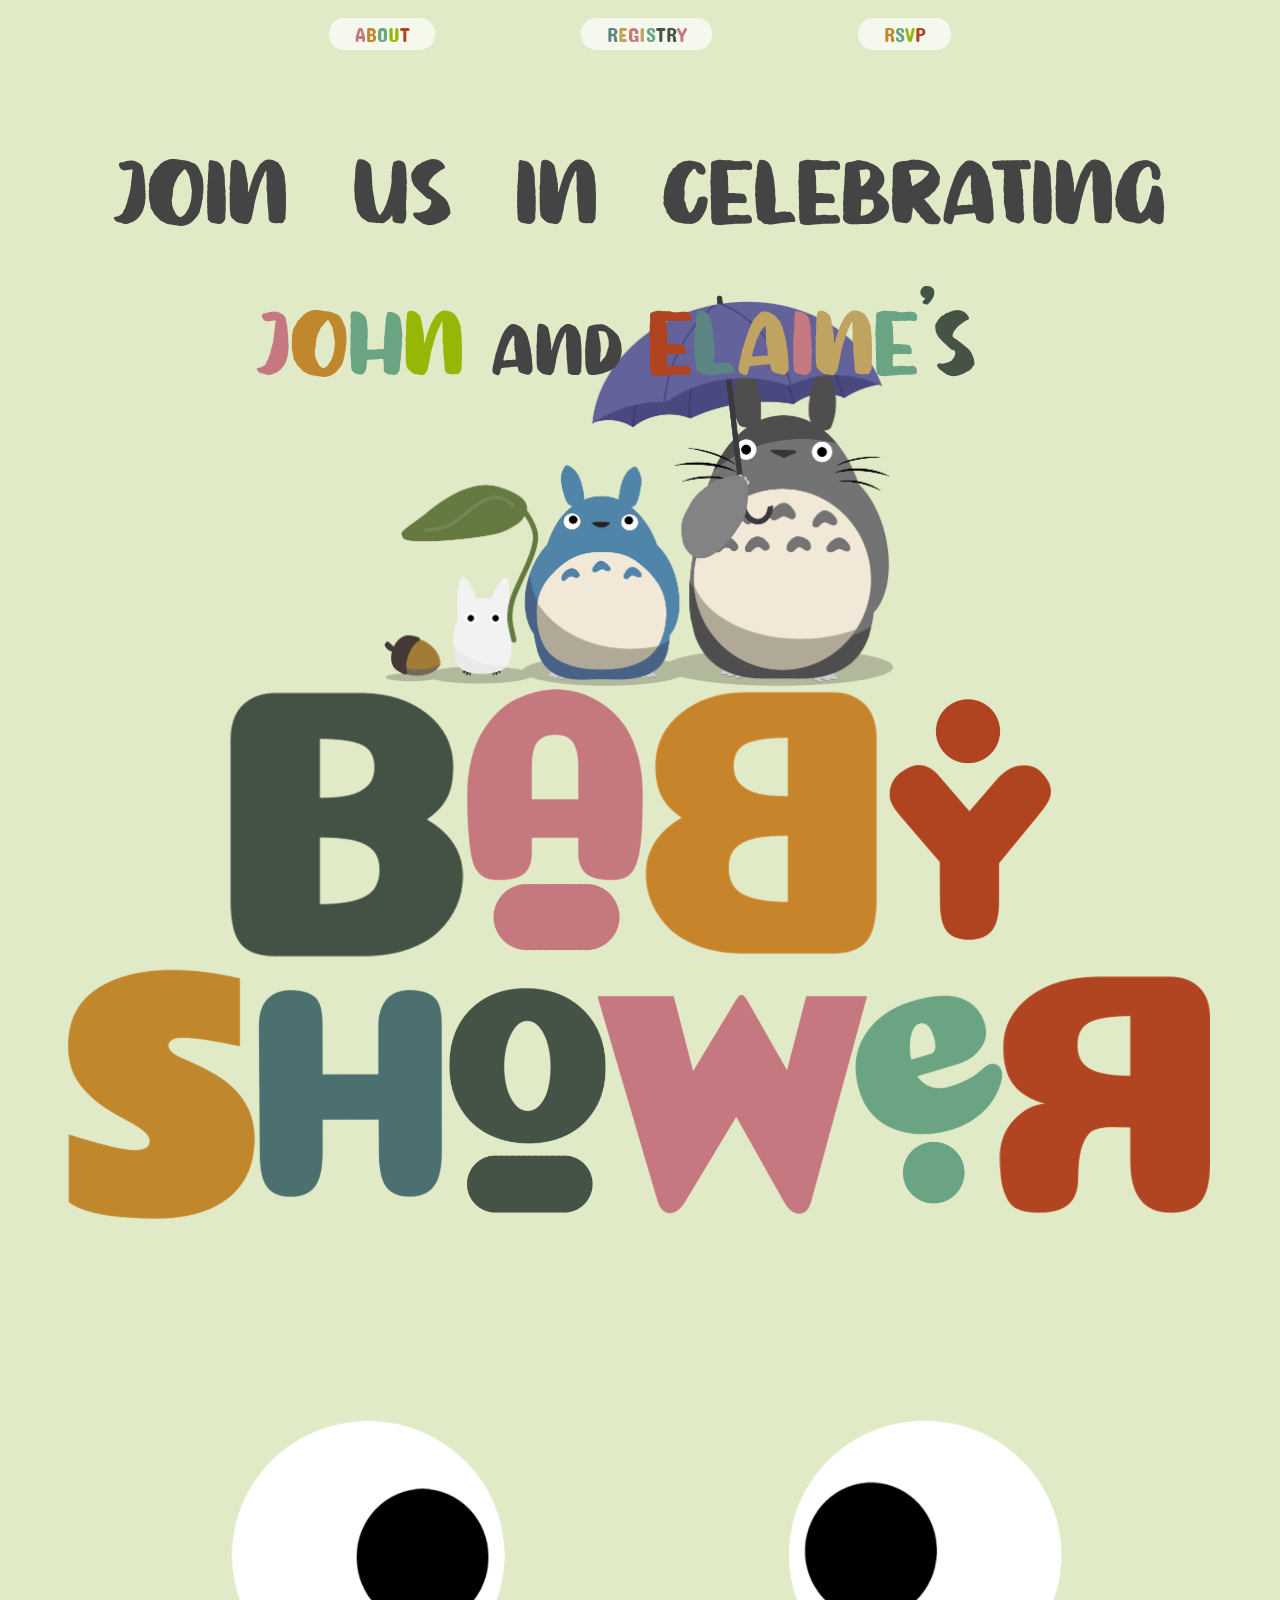
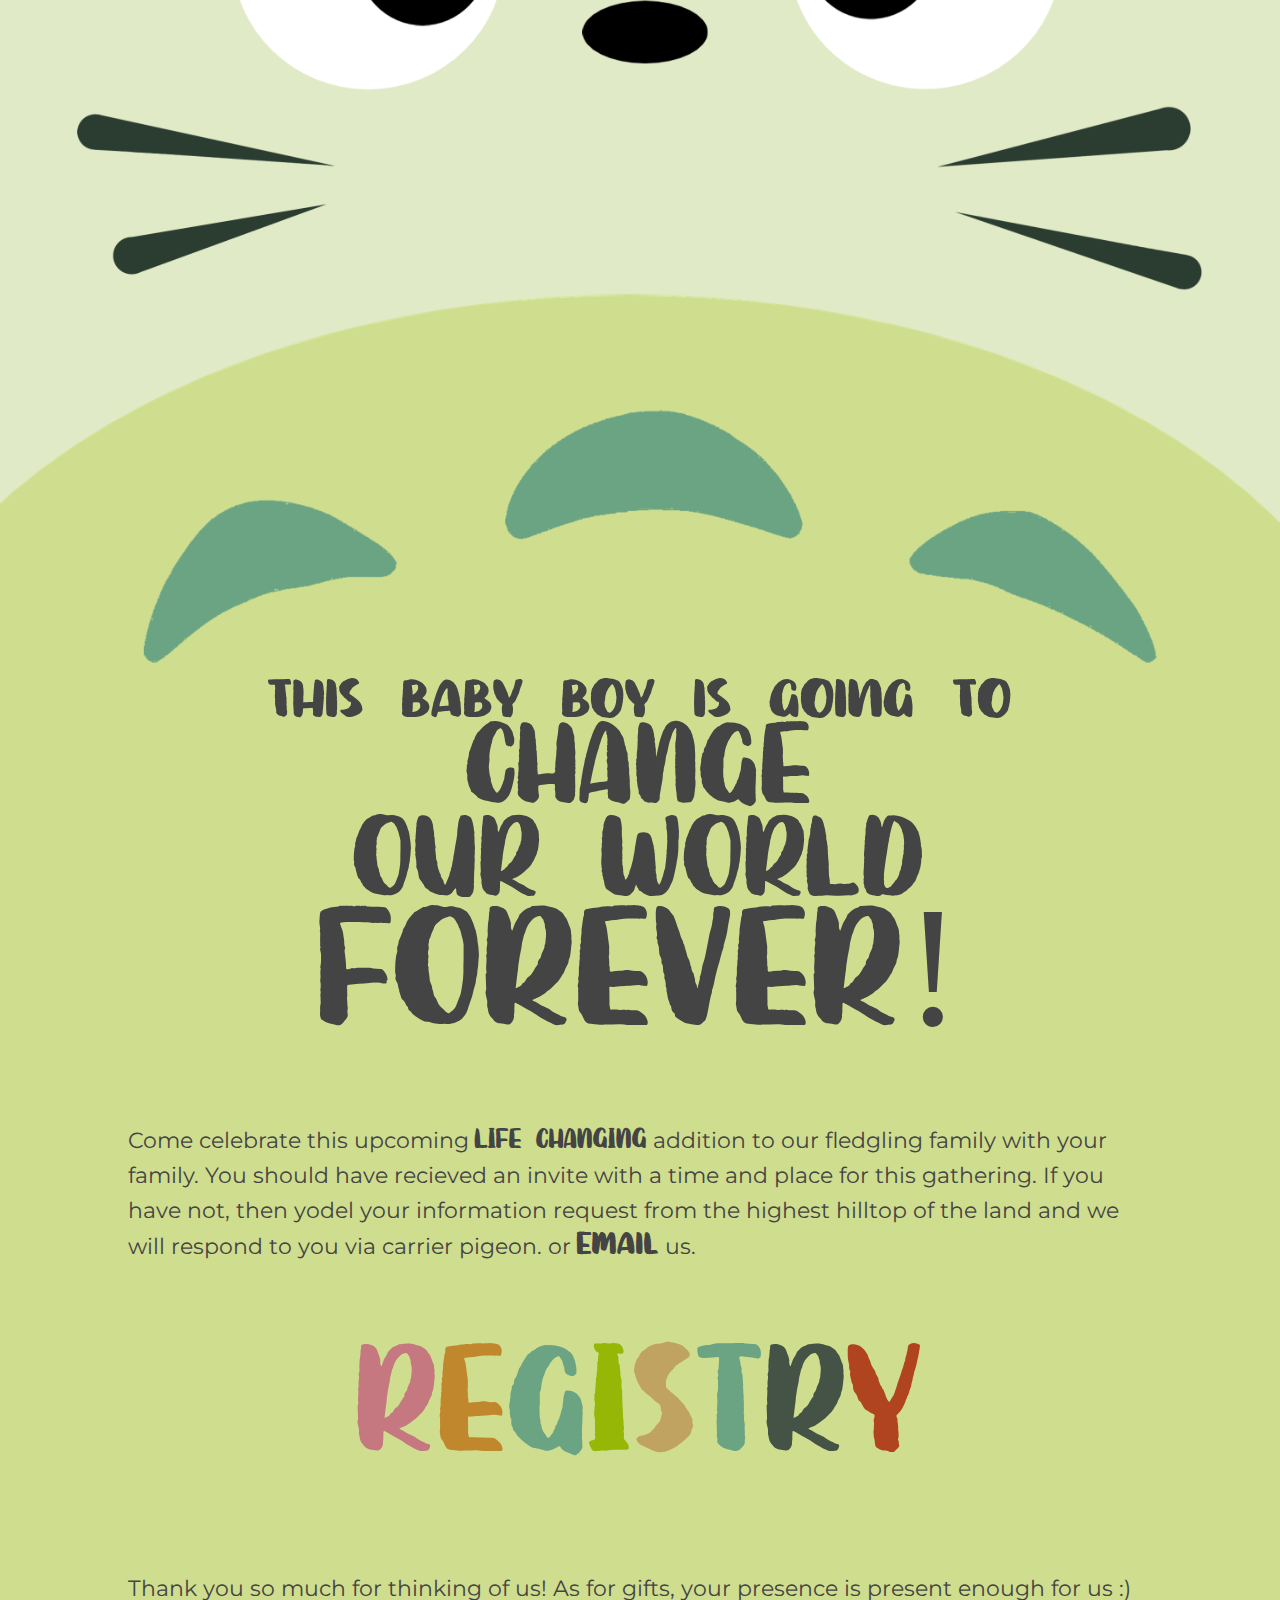
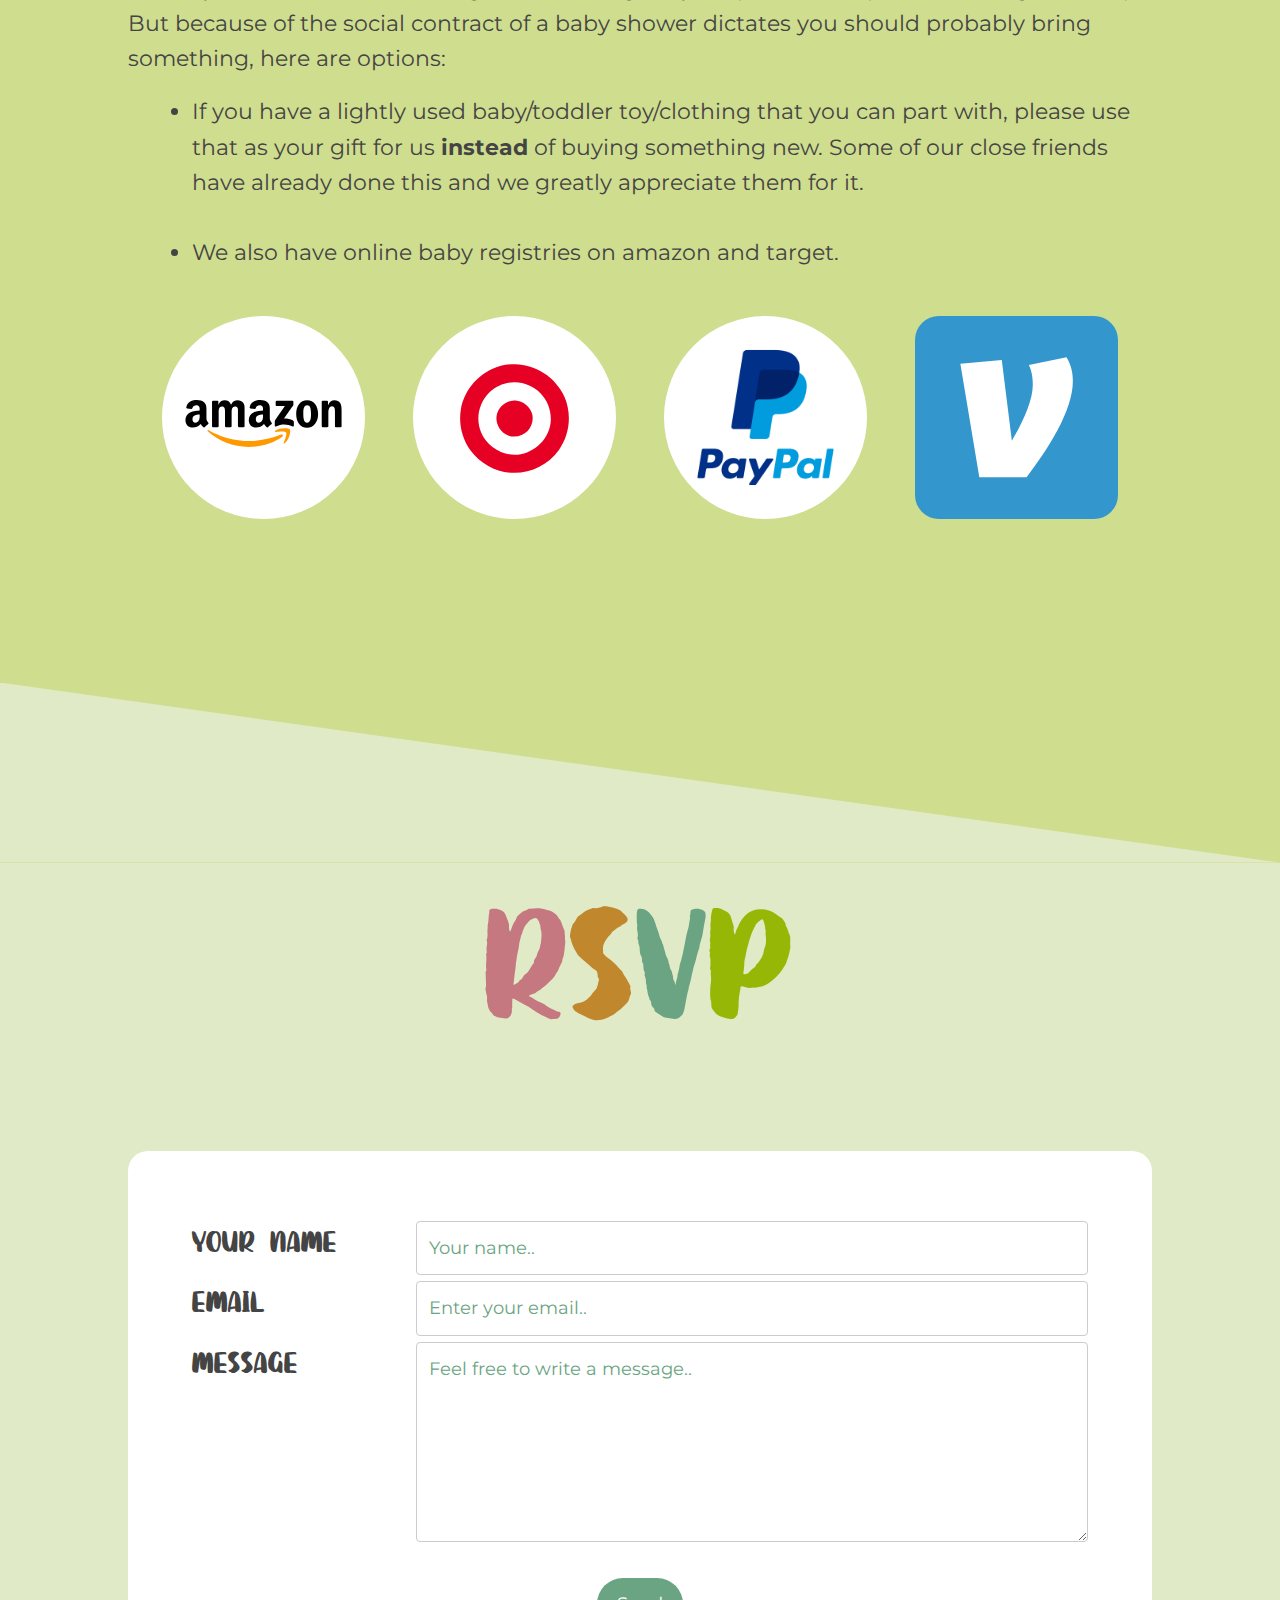
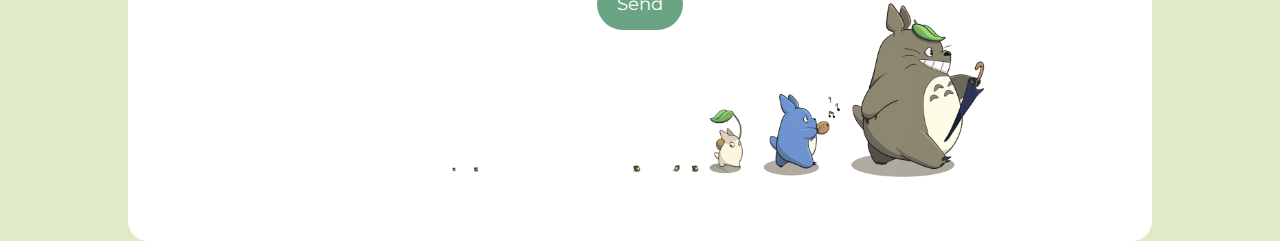
<file: index.html>
<!DOCTYPE html>
<html>
  <head>
    <meta charset="utf-8">
    <meta name="viewport" content="width=device-width, initial-scale=1">
    <title>Elaine and John's Baby Shower</title>
    <link rel="icon" href="favicon.png">
    <link rel="stylesheet" type="text/css" href="index.css">
    <link rel="preconnect" href="https://fonts.googleapis.com">
    <link rel="preconnect" href="https://fonts.gstatic.com" crossorigin>
    <link href="https://fonts.googleapis.com/css2?family=Coiny&family=Concert+One&family=Montserrat:wght@300&display=swap" rel="stylesheet">
  </head>
  <body>
    <div class="menu-grid-container">
      <div class="menu-grid-item">
        <a class="menu-grid-item-text" href="#about"><span style="color: #c5787f">A</span><span style="color: #c0872c">B</span><span style="color: #6aa482">O</span><span style="color: #97b706">U</span><span style="color: #b04420">T</span></a>
      </div>
      <div class="menu-grid-item">
        <a class="menu-grid-item-text" href="#registry"><span style="color: #5b8483">R</span><span style="color: #c0a361">E</span><span style="color: #c5787f">G</span><span style="color: #c0a361">I</span><span style="color: #6aa482">S</span><span style="color: #455346">T</span><span style="color: #455346">R</span><span style="color: #c5787f">Y</span></a>
      </div>
      <div class="menu-grid-item">
        <a class="menu-grid-item-text" href="#rsvp"><span style="color: #c0872c">R</span><span style="color: #6aa482">S</span><span style="color: #97b706">V</span><span style="color: #b04420">P</span></a>
      </div>
    </div>
    <div class="home">
      <div class="home-join">join us in celebrating</div>
      <div class="home-johnelaine">
        <span style="color: #c5787f">j</span><span style="color: #c0872c">o</span><span style="color: #6aa482">h</span><span style="color: #97b706">n</span>
        <span class="home-and">and</span>
        <span style="color: #b04420">e</span><span style="color: #5b8483">l</span><span style="color: #c0a361">a</span><span style="color: #c5787f">i</span><span style="color: #c0a361">n</span><span style="color: #6aa482">e</span><span style="color: #455346">'</span><span style="color: #455346">s</span>
      </div>
      <img class="home-invite-img" src="./assets/totoro_img_invite_shadow.png" />
      <div class="home-babyshower">
        <div>
          <img class="home-baby" src="./assets/baby.png" />
        </div>
        <img class="home-shower" src="./assets/shower.png" />
      </div>
    </div>
    <div class="totoro-container">
      <img src="totoro_face.png">
    </div>
    <div id="about" class="content-container">
      <div class="content-container-babychange" style="grid-area: title;">
        <span style="font-size: calc(12px + 5vw);">this baby boy is going to</span>
        <br>
        <span style="font-size: calc(14px + 8vw);">CHANGE</span>
        <br>
        <span style="font-size: calc(14px + 8vw);">OUR WORLD</span>
        <br>
        <span style="font-size: calc(17px + 12vw);">FOREVER!</span>
      </div>
      <div class="content-container-text" style="grid-area: content;">
        <p>Come celebrate this upcoming <span style="font-family: 'Sutter Camp'; font-size: 1.3em; line-height: 0;">LIFE CHANGING</span> addition to our fledgling family with your family. You should have recieved an invite with a time and place for this gathering. If you have not, then yodel your information request from the highest hilltop of the land and we will respond to you via carrier pigeon. or <a target="_blank" href="mailto:john.laceda+baby@gmail.com,ealasagas+baby@gmail.com?subject=BABY SHOWER INQUIRY" style="font-family: 'Sutter Camp'; font-size: 2em; line-height: 0;">email</a> us. </p>
      </div>
      <div style="grid-area: thank-you;"></div>
    </div>
    <div id="registry" class="content-registry">
      <div class="registry">
        <div class="content-container-registry-title">
          <span style="color: #c5787f">R</span><span style="color: #c0872c">E</span><span style="color: #6aa482">G</span><span style="color: #97b706">I</span><span style="color: #c0a361">S</span><span style="color: #6aa482">T</span><span style="color: #455346">R</span><span style="color: #b04420">Y</span>
        </div>
        <br />
        <p>Thank you so much for thinking of us! As for gifts, your presence is present enough for us :) But because of the social contract of a baby shower dictates you should probably bring something, here are options: </p>
        <ul class="content-container-registry-lists">
          <li>If you have a lightly used baby/toddler toy/clothing that you can part with, please use that as your gift for us <span style="font-weight:bold;">instead</span> of buying something new. Some of our close friends have already done this and we greatly appreciate them for it. </li>
          <br />
          <li>We also have online baby registries on amazon and target.</li>
        </ul>
        <br />
        <div class="registry-grid-container">
          <div class="registry-grid-item">
            <a href=//www.amazon.com/baby-reg/elaine-alasagas-john-laceda-august-2022/BZ9LM2DDUKUJ target=_>
              <img class="registry-icon-amazon" src="./assets/amazon.svg" />
            </a>
          </div>
          <div class="registry-grid-item">
            <a href=//www.target.com/gift-registry/gift/elaine-and-john-baby target=_>
              <img class="registry-icons-target" src="./assets/target.svg" />
            </a>
          </div>
          <div class="registry-grid-item">
            <a href="//www.paypal.com/paypalme/elainealasagas" target=_>
              <img class="registry-icons-paypal" src="./assets/paypal.png" />
            </a>
          </div>
          <div class="registry-grid-item">
            <a href="//account.venmo.com/u/Elaine-Alasagas" target=_>
              <img class="registry-icons-venmo" src="./assets/venmo.svg" />
            </a>
          </div>
        </div>
      </div>
    </div>
    <div class="panel6_wrapper">
      <div class="panel6"></div>
      <div class="panel6-overlap"></div>
    </div>
    <div id="rsvp" class="rsvp-container">
      <div class="rsvp-title">
        <span style="color: #c5787f">R</span><span style="color: #c0872c">S</span><span style="color: #6aa482">V</span><span style="color: #97b706">P</span>
      </div>
      <div class="rsvp-form-container">
        <div class="rsvp-thank-you rsvp-label" style="display: none; font-family: 'Sutter Camp'; font-size: 30px;">
          <p>Thank you! </br>See you there! </p>
        </div>
        <div class="rsvp-enter-name rsvp-label" style="display: none; font-family: 'Sutter Camp'; font-size: 30px; color: #b04420;">
          <p>enter your name please</p>
        </div>
        <form class="rsvp-form">
          <div class="rsvp-row">
            <div class="rsvp-col-25">
              <label class="rsvp-label" for="name">YOUR NAME</label>
            </div>
            <div class="rsvp-col-75">
              <input class="rsvp-input" type="text" id="name" name="name" placeholder="Your name..">
            </div>
          </div>
          <div class="rsvp-row">
            <div class="rsvp-col-25">
              <label class="rsvp-label" for="email">EMAIL</label>
            </div>
            <div class="rsvp-col-75">
              <input class="rsvp-input" type="text" id="email" name="email" placeholder="Enter your email..">
            </div>
          </div>
          <div class="rsvp-row">
            <div class="rsvp-col-25">
              <label class="rsvp-label" for="message">MESSAGE</label>
            </div>
            <div class="rsvp-col-75">
              <textarea class="rsvp-input" id="message" name="message" placeholder="Feel free to write a message.." style="height:200px"></textarea>
            </div>
          </div>
          <br>
          <div class="rsvp-submit-container">
            <div class="rsvp-row">
              <button class="rsvp-submit">Send</button>
            </div>
          </div>
        </form>
        <img class="acorn-trail" src="./assets/acorn_trail.png" />
      </div>
    </div>
    <script>
      document.onreadystatechange = () => {
        if (document.readyState === 'complete') {
          const submitButton = document.querySelector(".rsvp-submit");
          const nameEl = document.querySelector("#name");
          const emailEl = document.querySelector("#email");
          const messageEl = document.querySelector("#message");
          const rsvpForm = document.querySelector(".rsvp-form");
          const thankYou = document.querySelector(".rsvp-thank-you");
          const enterNameMessage = document.querySelector(".rsvp-enter-name");
          submitButton.addEventListener("click", (e) => {
            e.preventDefault();
            const postData = {
              rsvp: {
                name: nameEl.value,
                email: emailEl.value,
                message: messageEl.value,
              }
            };
            if (postData.rsvp.name === '') {
              enterNameMessage.style.display = 'block';
              return;
            }
            rsvpForm.style.display = 'none';
            thankYou.style.display = 'block';
            fetch('https://api.elaineandjohn.com/rsvp', {
              headers: {
                "Content-Type": "application/json; charset=utf-8"
              },
              method: 'POST',
              body: JSON.stringify(postData),
            }).then(response => response.json()).then(data => console.log(data));
          });
        }
      }
    </script>
  </body>
</html>
</file>
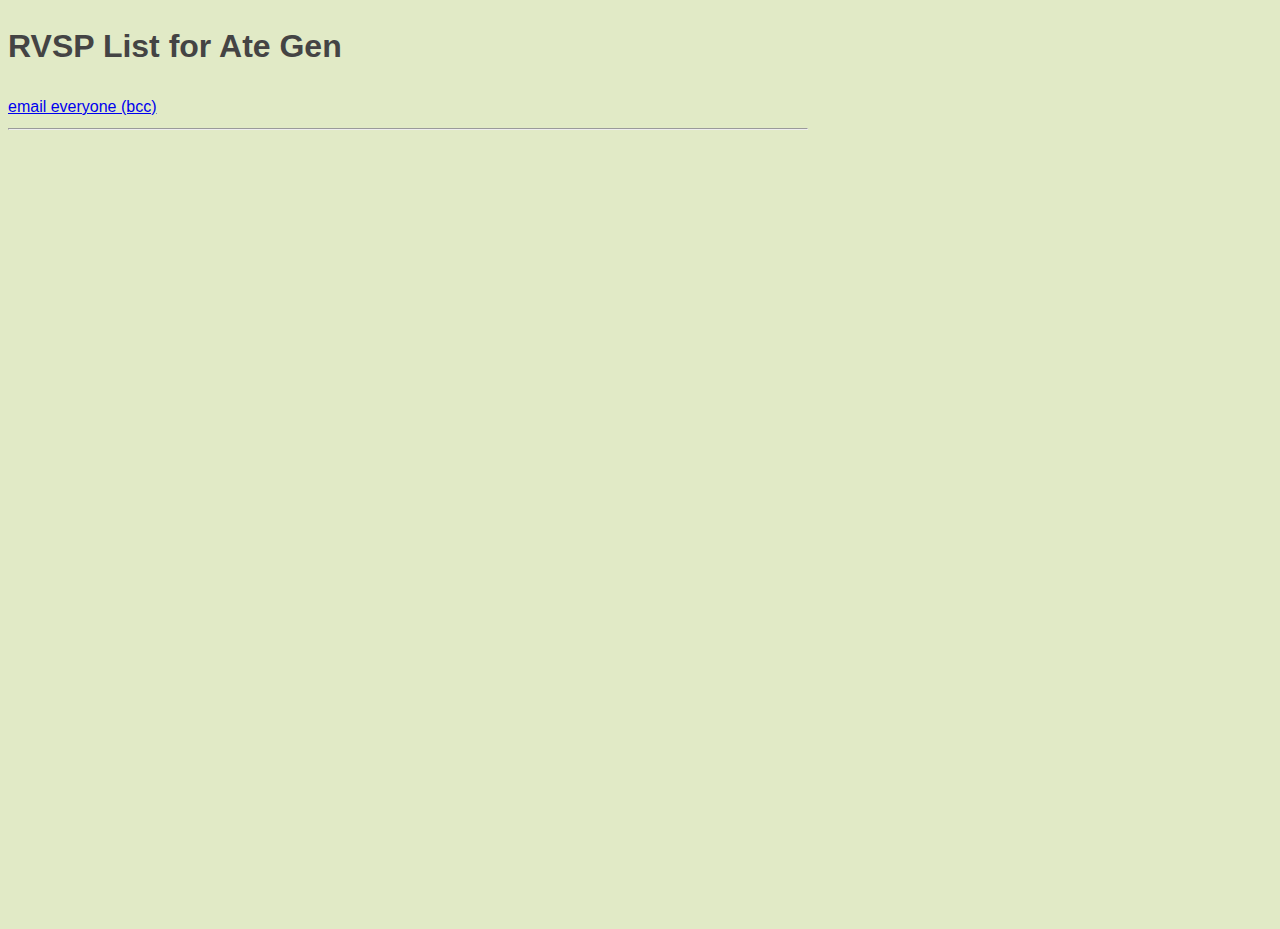
<file: rsvp-list-for-ate-gen/index.html>
<!DOCTYPE html>
<html>
<head>
<meta charset='utf-8'>
<meta name='viewport' content='width=device-width, initial-scale=1'>
<title>RSVP list for Ate Gen</title>
<link rel='icon' href='favicon.png'>
</head>
<body style='max-width: 800px; min-width: 20rem; overflow-y: scroll; height: 100vh; font-family: sans-serif; line-height: 1.6; font-size: 1.00rem; background-color: #e1eac6; color: #444;'>
  <header>
    <h1>RVSP List for Ate Gen</h1>
    <aside><a id='email-everyone' target="_blank" href='mailto:john.laceda@gmail.com, ealasagas@gmail.com?bcc='>email everyone (bcc)</a></aside>
  </header>
  <hr>
  <div id='container'></div>
<script>
document.onreadystatechange = async() => {
  if (document.readyState === 'complete') {
    document.getElementById('container')
      .append(...(await (await fetch('https://api.elaineandjohn.com/rsvp-list')).json()).map((rsvp, index) => {
        
        const emailEveryoneAnchor = document.getElementById('email-everyone');
        const mailtoText = emailEveryoneAnchor.getAttribute('href');
        emailEveryoneAnchor.setAttribute('href', `${mailtoText}${rsvp.email}, `);

        const card = document.createElement('div');
        card.innerHTML = `<h3>${rsvp.name}</h3><a target='_blank' href='mailto:${rsvp.email}'>${rsvp.email}</a><p>${rsvp.message}</p><hr>`;
        return card;
      }));
  }
};
</script>
</body>
</html>
</file>
<file: index.css>
*:where(:not(html, iframe, canvas, img, svg, video):not(svg *, symbol *)) {
    all: unset;
    display: revert;
}

*,
*::before,
*::after {
    box-sizing: border-box;
}

a, button {
    cursor: revert;
}

ol, menu {
    list-style: none;
}

img {
    max-width: 100%;
}

table {
    border-collapse: collapse;
}

textarea {
    white-space: revert;
}

meter {
    -webkit-appearance: revert;
    appearance: revert;
}

::placeholder {
    color: unset;
}

:where([hidden]) {
    display: none;
}

:where([contenteditable]) {
    -moz-user-modify: read-write;
    -webkit-user-modify: read-write;
    overflow-wrap: break-word;
    -webkit-line-break: after-white-space;
    line-break: strict;

}

:where([draggable="true"]) {
    -webkit-user-drag: element;
}

@font-face {
  font-family: "Sutter Camp";
  src: url("SutterCamp.otf") format("opentype");;
}
html {
  min-width: 20rem;
  overflow-y: scroll;
  height: 100vh;
  font-family: 'Montserrat', sans-serif;
  line-height: 1.6;
  margin: 0;
  font-size: 1.00rem;
  background-color: #e1eac6;
  color: #444;
}
@media all and (min-width: 25em){
  html {
    font-size:calc(0.8999rem + 0.4000vw);
  }
}
@media all and (min-width: 50em){
  html {
    font-size:1.10rem;
  }
}
body {
  height: 100%;
}
.top-fold {
  height: 100%;
  min-height: 100%;
}

.menu-grid-container {
    margin-top: 2vh;
    display: grid;
    grid-template-columns: auto auto auto;
    width: 100%;
    display: grid;
    position: fixed;
    top: 0;
    padding: 0 20vw;
    z-index: 10;
}
  
.menu-grid-item {
    text-align: center;
}

.menu-grid-item-text {
    border-radius: 15px;
    padding: 4px 2vw;
    background-color: rgba(255, 255, 255, 0.658);
    font-family: 'Concert One', cursive;
    font-size: 20px;
}

.menu-grid-item-text:hover {
    background-color: rgba(151, 213, 255, 0.658);
}

.nav {
  grid-column: left-edge / right-edge;
  text-align: center;
  background: url('totoro_face.png');
}

.title-container {
  background-color: blueviolet;
  display: grid;
  grid-template-rows: 48px [bottom-of-spacer] 24px [bottom-of-join] 48px [bot-of-names] 94px;
  grid-template-columns: 1fr [left-edge] 2fr [right-edge] 1fr;
  grid-template-areas: 
    ". spacer ."
    ". join ."
    ". names ."
    ". baby-shower .";
    text-align: center;
}

.home {
    text-align: center;
    margin-top: 10vh;
    margin-bottom: 20vh;
}

.home-join {
    font-family: 'Sutter Camp';
    font-size: 10vw;
}

.home-johnelaine {
    left: 20vw;
    font-family: 'Sutter Camp';
    font-size: 10vw;
    position: absolute;
    margin: -6vh 0vh 0vw 0vh;
}

.home-and {
    font-size:8vw;
    margin: 0px -3vw 0px -3vw;
}


.home-babyshower {
    margin: -1vh 0vh 0vw 0vh;
}


.home-baby {
    width: 65%;
}

.home-shower {
    width: 90%;
}

.home-invite-img {
    width: 40%;
}

@media only screen and (min-width: 1500px) {
    .home-join {
        font-size: 5vw;
    }
    .home-johnelaine {
        left: 30vw;
        font-size: 7vw;
        margin: -11vh 0vh 0vw 0vh;

    }
    .home-and {
        font-size: 5vw;
    }

    .menu-grid-container {
        padding: 0 35vw;
    }
}

@media only screen and (max-width: 600px) {
    .home-johnelaine {
        margin: -2vh 5vw 0 0;
    }
    .home-invite-img {
        margin-top: 5vh;
    }
}

.content-container {
    background-color: #cfdd8e;
    margin-top: -20px;
    padding-bottom: 20vh;
}

.content-container-babychange {
    font-family: "Sutter Camp";
    line-height: 0.8;
    text-align: center;
}


.panel5_wrapper {
    position: relative;
    width: 100%;
    height: 30vh;
}
  
.panel5 {
    height: 20vh;      
    background-color: #cfdd8e; 
    background-size: cover;
    position: relative;
}

.panel5-overlap {
    position: absolute;
	width: 100%;
	height: 20vh;
    top: 0;
    left: 0;
    background-color: #cfdd8e; 
    background-size: cover;   
    clip-path: polygon(0% 90%,100% 0%,100% 100%,0% 100%);
}

.content-registry {
    background-color: #cfdd8e;
    padding-bottom: 10vh;
}

.registry {
    font-size: 22px;
    margin: -22vh 10vw 0 10vw;
    grid-area: registry;
}

.content-container-registry-title {
    font-family: "Sutter Camp";
    font-size: calc(25px + 10vw);
    text-align: center;
    margin: 5vh 0vw 0vh 0vw;
}

.registry-img {
    position: absolute;
    z-index: 1;
    margin: 0vh -20vw 0vh 0vw;
}

.content-container-text {
    font-size: 22px;
    margin: 8vh 10vw 0 10vw;
}

.content-container-registry-lists {
    margin: 2vh 0 0 5vw;
}

.registry-containers {
    margin: 5vw;    
}

.registry-icon-amazon {
    margin-top: 20%;
}

.registry-icons-target {
    margin-top: 15%;
}


.registry-grid-container {
    padding: 10px;
    display: flex;
    flex-wrap: wrap;
    align-items: center;
    justify-content: space-around;
  }
  
.registry-grid-item {
    background-color: white;
    margin-bottom: 5vw;
    border-radius: 50%;
    width: 2vw;
    height: 2vw;
    min-width: calc(75px + 10vw);
    min-height: calc(75px + 10vw);
    text-align: center;
  }

.panel6_wrapper {
    position: relative;
    width: 100%;
    height: 19vh;
}
  
.panel6 {
    height: 20vh;      
    background-color: #cfdd8e; 
    background-size: cover;
    position: relative;
}

.panel6-overlap {
    position: absolute;
	width: 100%;
	height: 20vh;
    top: 0;
    left: 0;
    background-color: #e1eac6; 
    background-size: cover;   
    clip-path: polygon(0% 0%,100% 100%,100% 100%,0% 100%);
}

.rsvp-bottom {
    height: 5vh;
}

.rsvp-title {
    font-family: "Sutter Camp";
    font-size: calc(30px + 10vw);
    text-align: center;
}

.rsvp-form-container {
    background-color: white;
    margin: 5vh 10vw 10vh 10vw;
    border-radius: 20px;
    padding: 5vw;
}

.rsvp-input {
    width: 100%;
    padding: 12px;
    border: 1px solid #ccc;
    border-radius: 4px;
    resize: vertical;
    color: #6aa482;
}
  
.rsvp-label {
    padding: 12px 12px 12px 0;
    display: inline-block;
}
  
.rsvp-submit {
    background-color: #6aa482;
    color: white;
    padding: 12px 20px;
    border: none;
    border-radius: 30px;
    cursor: pointer;
}

.rsvp-submit-container {
    text-align: center;
}
.rsvp-submit:hover {
    background-color: #cfdd8e;
}

.rsvp-label {
    padding: 0;
    font-size: 30px;
}

.rsvp-col-25 {
    float: left;
    width: 25%;
    margin-top: 6px;
    font-family: "Sutter Camp";
}
  
.rsvp-col-75 {
    float: left;
    width: 75%;
    margin-top: 6px;
}
  
.rsvp-row:after {
    content: "";
    display: table;
    clear: both;
}
  
@media screen and (max-width: 600px) {
    .rsvp-col-25, .rsvp-col-75, .rsvp-submit {
      width: 100%;
      margin-top: 0;
    }
}

.acorn-trail {
    display: block;
    width: 60%;
    z-index: 10;
    margin-top: -3vh;
    margin-left: 20vw;
}
</file>
